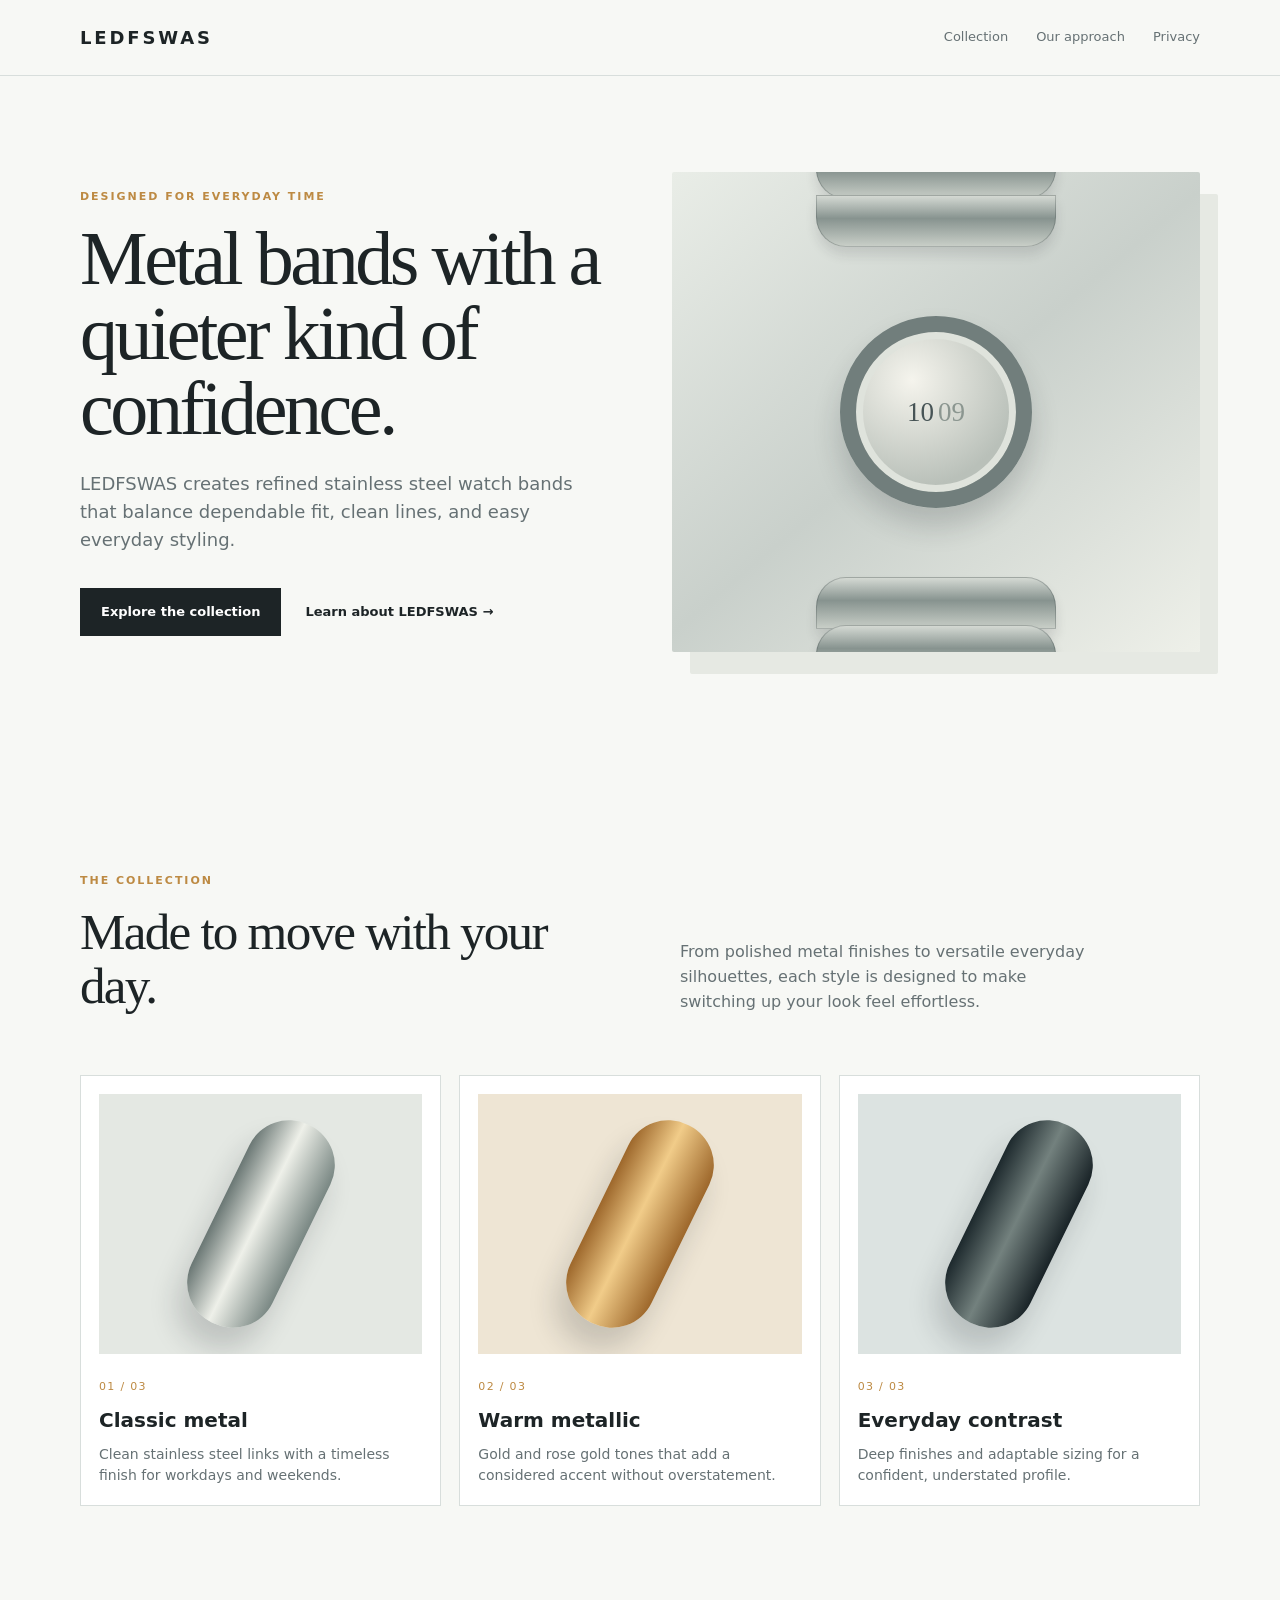
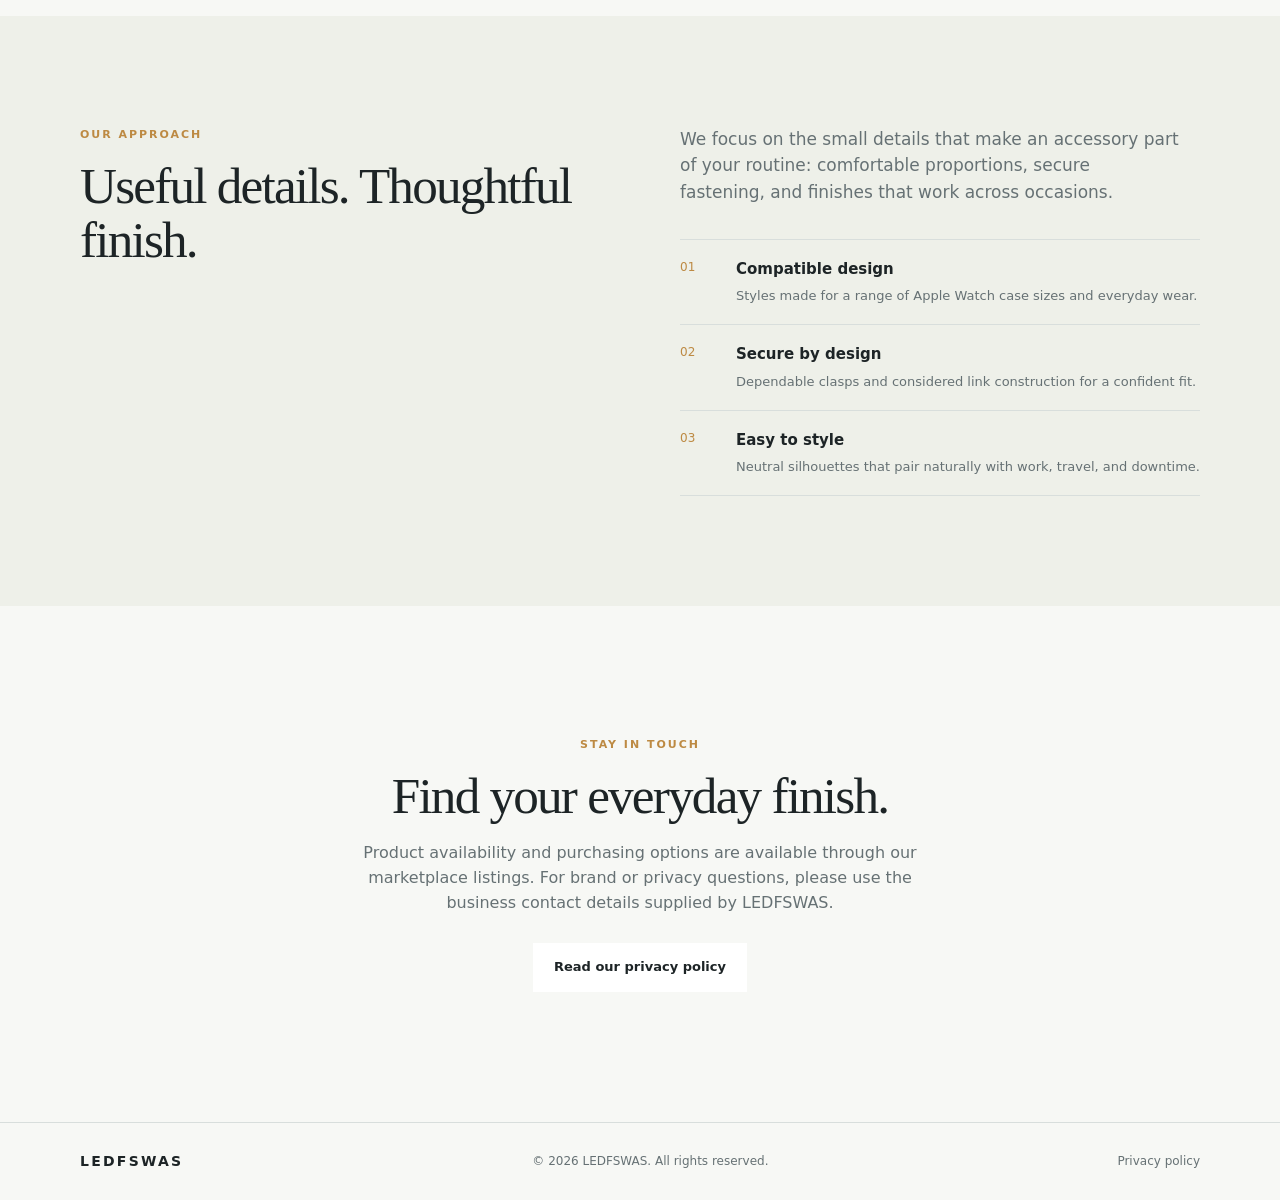
<file: index.html>
<!doctype html>
<html lang="en">
<head>
  <meta charset="utf-8">
  <meta name="viewport" content="width=device-width, initial-scale=1">
  <meta name="description" content="LEDFSWAS creates refined stainless steel watch bands designed for everyday wear.">
  <title>LEDFSWAS — Refined watch bands</title>
  <link rel="stylesheet" href="styles.css">
</head>
<body>
  <header class="site-header">
    <a class="brand" href="index.html" aria-label="LEDFSWAS home">LEDFSWAS</a>
    <nav aria-label="Primary navigation">
      <a href="#collection">Collection</a>
      <a href="#story">Our approach</a>
      <a href="privacy.html">Privacy</a>
    </nav>
  </header>

  <main>
    <section class="hero section-shell">
      <div class="hero-copy">
        <p class="eyebrow">Designed for everyday time</p>
        <h1>Metal bands with a quieter kind of confidence.</h1>
        <p class="lede">LEDFSWAS creates refined stainless steel watch bands that balance dependable fit, clean lines, and easy everyday styling.</p>
        <div class="hero-actions">
          <a class="button button-dark" href="#collection">Explore the collection</a>
          <a class="text-link" href="#story">Learn about LEDFSWAS <span aria-hidden="true">→</span></a>
        </div>
      </div>
      <div class="hero-object" aria-label="Abstract metallic watch band illustration" role="img">
        <div class="watch-face"><span>10</span><span>09</span></div>
        <div class="band-link link-one"></div>
        <div class="band-link link-two"></div>
        <div class="band-link link-three"></div>
        <div class="band-link link-four"></div>
      </div>
    </section>

    <section id="collection" class="section-shell section-block">
      <div class="section-heading">
        <div>
          <p class="eyebrow">The collection</p>
          <h2>Made to move with your day.</h2>
        </div>
        <p>From polished metal finishes to versatile everyday silhouettes, each style is designed to make switching up your look feel effortless.</p>
      </div>
      <div class="product-grid">
        <article class="product-card product-card-silver">
          <div class="product-art"><div class="mini-band silver"></div></div>
          <p class="product-index">01 / 03</p>
          <h3>Classic metal</h3>
          <p>Clean stainless steel links with a timeless finish for workdays and weekends.</p>
        </article>
        <article class="product-card product-card-gold">
          <div class="product-art"><div class="mini-band gold"></div></div>
          <p class="product-index">02 / 03</p>
          <h3>Warm metallic</h3>
          <p>Gold and rose gold tones that add a considered accent without overstatement.</p>
        </article>
        <article class="product-card product-card-dark">
          <div class="product-art"><div class="mini-band dark"></div></div>
          <p class="product-index">03 / 03</p>
          <h3>Everyday contrast</h3>
          <p>Deep finishes and adaptable sizing for a confident, understated profile.</p>
        </article>
      </div>
    </section>

    <section id="story" class="story-section">
      <div class="section-shell story-grid">
        <div>
          <p class="eyebrow">Our approach</p>
          <h2>Useful details. Thoughtful finish.</h2>
        </div>
        <div class="story-copy">
          <p>We focus on the small details that make an accessory part of your routine: comfortable proportions, secure fastening, and finishes that work across occasions.</p>
          <div class="detail-list">
            <div><span>01</span><strong>Compatible design</strong><p>Styles made for a range of Apple Watch case sizes and everyday wear.</p></div>
            <div><span>02</span><strong>Secure by design</strong><p>Dependable clasps and considered link construction for a confident fit.</p></div>
            <div><span>03</span><strong>Easy to style</strong><p>Neutral silhouettes that pair naturally with work, travel, and downtime.</p></div>
          </div>
        </div>
      </div>
    </section>

    <section class="closing section-shell">
      <p class="eyebrow">Stay in touch</p>
      <h2>Find your everyday finish.</h2>
      <p class="closing-copy">Product availability and purchasing options are available through our marketplace listings. For brand or privacy questions, please use the business contact details supplied by LEDFSWAS.</p>
      <a class="button button-light" href="privacy.html">Read our privacy policy</a>
    </section>
  </main>

  <footer class="site-footer">
    <div class="section-shell footer-inner">
      <span class="brand brand-footer">LEDFSWAS</span>
      <span>© 2026 LEDFSWAS. All rights reserved.</span>
      <a href="privacy.html">Privacy policy</a>
    </div>
  </footer>
</body>
</html>
</file>
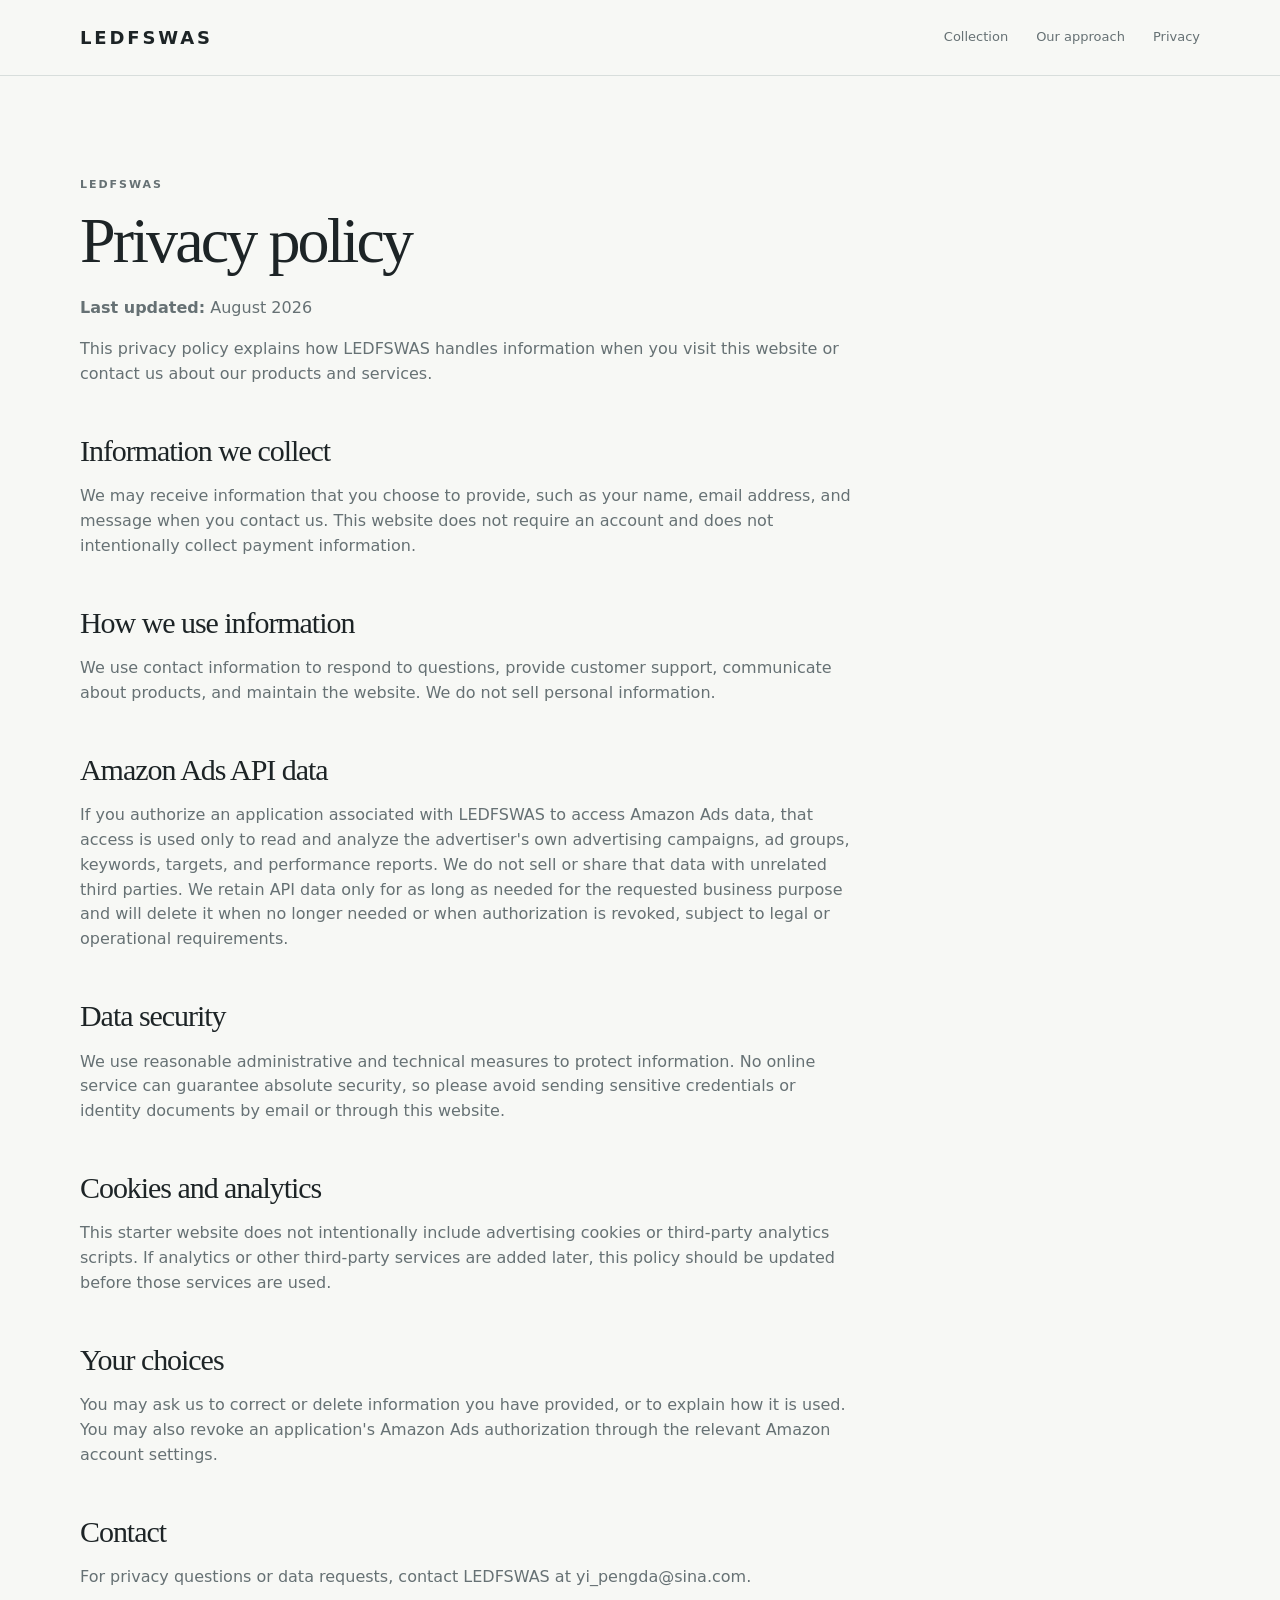
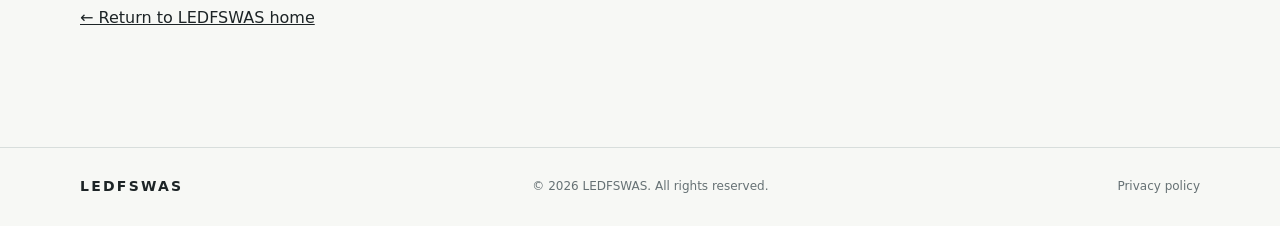
<file: privacy.html>
<!doctype html>
<html lang="en">
<head>
  <meta charset="utf-8">
  <meta name="viewport" content="width=device-width, initial-scale=1">
  <meta name="description" content="LEDFSWAS privacy policy.">
  <title>Privacy policy — LEDFSWAS</title>
  <link rel="stylesheet" href="styles.css">
</head>
<body>
  <header class="site-header">
    <a class="brand" href="index.html" aria-label="LEDFSWAS home">LEDFSWAS</a>
    <nav aria-label="Primary navigation">
      <a href="index.html#collection">Collection</a>
      <a href="index.html#story">Our approach</a>
      <a href="privacy.html">Privacy</a>
    </nav>
  </header>

  <main class="legal-page section-shell">
    <article>
      <p class="eyebrow">LEDFSWAS</p>
      <h1>Privacy policy</h1>
      <p><strong>Last updated:</strong> August 2026</p>
      <p>This privacy policy explains how LEDFSWAS handles information when you visit this website or contact us about our products and services.</p>

      <h2>Information we collect</h2>
      <p>We may receive information that you choose to provide, such as your name, email address, and message when you contact us. This website does not require an account and does not intentionally collect payment information.</p>

      <h2>How we use information</h2>
      <p>We use contact information to respond to questions, provide customer support, communicate about products, and maintain the website. We do not sell personal information.</p>

      <h2>Amazon Ads API data</h2>
      <p>If you authorize an application associated with LEDFSWAS to access Amazon Ads data, that access is used only to read and analyze the advertiser's own advertising campaigns, ad groups, keywords, targets, and performance reports. We do not sell or share that data with unrelated third parties. We retain API data only for as long as needed for the requested business purpose and will delete it when no longer needed or when authorization is revoked, subject to legal or operational requirements.</p>

      <h2>Data security</h2>
      <p>We use reasonable administrative and technical measures to protect information. No online service can guarantee absolute security, so please avoid sending sensitive credentials or identity documents by email or through this website.</p>

      <h2>Cookies and analytics</h2>
      <p>This starter website does not intentionally include advertising cookies or third-party analytics scripts. If analytics or other third-party services are added later, this policy should be updated before those services are used.</p>

      <h2>Your choices</h2>
      <p>You may ask us to correct or delete information you have provided, or to explain how it is used. You may also revoke an application's Amazon Ads authorization through the relevant Amazon account settings.</p>

      <h2>Contact</h2>
      <p>For privacy questions or data requests, contact LEDFSWAS at yi_pengda@sina.com.</p>

      <p><a href="index.html">← Return to LEDFSWAS home</a></p>
    </article>
  </main>

  <footer class="site-footer">
    <div class="section-shell footer-inner">
      <span class="brand brand-footer">LEDFSWAS</span>
      <span>© 2026 LEDFSWAS. All rights reserved.</span>
      <a href="privacy.html">Privacy policy</a>
    </div>
  </footer>
</body>
</html>
</file>
<file: styles.css>
:root {
  --ink: #1d2426;
  --muted: #667174;
  --line: #d8dedc;
  --paper: #f7f8f5;
  --cream: #eef0e9;
  --gold: #bd8a43;
  --dark: #233035;
  --white: #ffffff;
}

* { box-sizing: border-box; }
html { scroll-behavior: smooth; }
body { margin: 0; color: var(--ink); background: var(--paper); font-family: Inter, ui-sans-serif, system-ui, -apple-system, BlinkMacSystemFont, "Segoe UI", sans-serif; line-height: 1.55; }
a { color: inherit; }
.section-shell { width: min(1120px, calc(100% - 48px)); margin: 0 auto; }
.site-header { height: 76px; padding: 0 max(24px, calc((100% - 1120px) / 2)); display: flex; justify-content: space-between; align-items: center; background: rgba(247, 248, 245, .92); border-bottom: 1px solid var(--line); position: sticky; top: 0; z-index: 5; backdrop-filter: blur(12px); }
.brand { font-size: 18px; letter-spacing: .16em; text-decoration: none; font-weight: 700; }
.site-header nav { display: flex; gap: 28px; font-size: 13px; color: var(--muted); }
.site-header nav a { text-decoration: none; }
.site-header nav a:hover, .text-link:hover, .site-footer a:hover { color: var(--gold); }
.hero { min-height: 650px; padding: 96px 0 110px; display: grid; grid-template-columns: 1fr 1fr; align-items: center; gap: 64px; }
.eyebrow { margin: 0 0 16px; color: var(--gold); font-size: 11px; letter-spacing: .18em; text-transform: uppercase; font-weight: 700; }
h1, h2, h3, p { margin-top: 0; }
h1 { max-width: 600px; margin-bottom: 24px; font-family: Georgia, "Times New Roman", serif; font-size: clamp(44px, 6vw, 76px); line-height: .99; letter-spacing: -.045em; font-weight: 500; }
h2 { margin-bottom: 18px; font-family: Georgia, "Times New Roman", serif; font-size: clamp(34px, 4vw, 52px); line-height: 1.05; font-weight: 500; letter-spacing: -.035em; }
h3 { margin-bottom: 8px; font-size: 20px; font-weight: 600; }
.lede { max-width: 500px; margin-bottom: 34px; color: var(--muted); font-size: 18px; }
.hero-actions { display: flex; align-items: center; gap: 24px; flex-wrap: wrap; }
.button { display: inline-flex; justify-content: center; align-items: center; padding: 13px 20px; border: 1px solid transparent; text-decoration: none; font-size: 13px; font-weight: 700; transition: transform .2s ease, background .2s ease; }
.button:hover { transform: translateY(-2px); }
.button-dark { background: var(--ink); color: var(--white); }
.button-light { background: var(--white); color: var(--ink); }
.text-link { font-size: 13px; text-decoration: none; font-weight: 700; }
.hero-object { min-height: 480px; position: relative; overflow: hidden; background: linear-gradient(140deg, #e9ede7, #c9d0cb 50%, #eef0e9); border-radius: 2px; box-shadow: 18px 22px 0 #e6e9e3; }
.watch-face { position: absolute; width: 192px; height: 192px; left: 50%; top: 50%; transform: translate(-50%, -50%); border: 16px solid #717e7c; border-radius: 50%; background: radial-gradient(circle at 35% 30%, #f5f4ed, #b9c0b9 70%); box-shadow: inset 0 0 0 7px #dfe3dc, 0 18px 28px rgba(29,36,38,.18); display: flex; justify-content: center; align-items: center; gap: 4px; color: #475456; font: 500 27px Georgia, serif; }
.watch-face span:last-child { color: #8b9690; }
.band-link { position: absolute; width: 240px; height: 52px; left: 50%; transform: translateX(-50%); border: 1px solid rgba(60, 70, 69, .28); background: linear-gradient(#d4d9d3, #87938f 45%, #c8cec7); box-shadow: 0 8px 12px rgba(29,36,38,.12); }
.link-one { top: -25px; border-radius: 0 0 30px 30px; }.link-two { top: 23px; border-radius: 0 0 30px 30px; }.link-three { bottom: 23px; border-radius: 30px 30px 0 0; }.link-four { bottom: -25px; border-radius: 30px 30px 0 0; }
.section-block { padding: 110px 0; }
.section-heading { display: grid; grid-template-columns: 1fr 1fr; gap: 80px; align-items: end; margin-bottom: 44px; }.section-heading > p { max-width: 420px; color: var(--muted); }
.product-grid { display: grid; grid-template-columns: repeat(3, 1fr); gap: 18px; }
.product-card { padding: 18px; background: var(--white); border: 1px solid var(--line); }.product-art { height: 260px; display: grid; place-items: center; margin-bottom: 24px; overflow: hidden; }.product-card-silver .product-art { background: #e4e8e3; }.product-card-gold .product-art { background: #eee5d4; }.product-card-dark .product-art { background: #dce3e1; }
.mini-band { width: 90px; height: 220px; border-radius: 44px; transform: rotate(26deg); box-shadow: 0 24px 28px rgba(29,36,38,.18); }.mini-band.silver { background: linear-gradient(90deg, #6a7774, #eef0e9 45%, #798783); }.mini-band.gold { background: linear-gradient(90deg, #9d672b, #f1cc89 45%, #9d672b); }.mini-band.dark { background: linear-gradient(90deg, #1d292d, #73817e 46%, #192327); }
.product-index { margin-bottom: 10px; color: var(--gold); font-size: 11px; letter-spacing: .12em; }.product-card p:last-child { margin-bottom: 0; color: var(--muted); font-size: 14px; }
.story-section { padding: 110px 0; background: var(--cream); }.story-grid { display: grid; grid-template-columns: 1fr 1fr; gap: 80px; }.story-copy > p { max-width: 500px; color: var(--muted); font-size: 17px; }.detail-list { border-top: 1px solid var(--line); margin-top: 34px; }.detail-list > div { display: grid; grid-template-columns: 42px 1fr; column-gap: 14px; padding: 18px 0; border-bottom: 1px solid var(--line); }.detail-list span { color: var(--gold); font-size: 12px; }.detail-list strong { font-size: 15px; }.detail-list p { grid-column: 2; margin: 5px 0 0; color: var(--muted); font-size: 13px; }
.closing { padding: 130px 0; text-align: center; }.closing h2 { max-width: 600px; margin-left: auto; margin-right: auto; }.closing-copy { max-width: 560px; margin: 0 auto 28px; color: var(--muted); }
.site-footer { padding: 28px 0; border-top: 1px solid var(--line); color: var(--muted); font-size: 12px; }.footer-inner { display: flex; justify-content: space-between; align-items: center; gap: 20px; }.brand-footer { color: var(--ink); font-size: 14px; }.site-footer a { text-decoration: none; }
.legal-page { padding: 100px 0; }.legal-page article { max-width: 780px; }.legal-page h1 { font-size: clamp(42px, 5vw, 64px); }.legal-page h2 { margin-top: 48px; font-size: 30px; }.legal-page p, .legal-page li { color: var(--muted); }.legal-page a { color: var(--ink); }
@media (max-width: 760px) { .site-header { height: auto; padding: 18px 24px; gap: 18px; align-items: flex-start; }.site-header nav { gap: 14px; flex-wrap: wrap; justify-content: flex-end; }.hero, .section-heading, .story-grid { grid-template-columns: 1fr; gap: 40px; }.hero { padding: 70px 0 90px; }.hero-object { min-height: 380px; }.product-grid { grid-template-columns: 1fr; }.section-block, .story-section { padding: 80px 0; }.closing { padding: 90px 0; }.footer-inner { flex-direction: column; align-items: flex-start; } }
</file>
